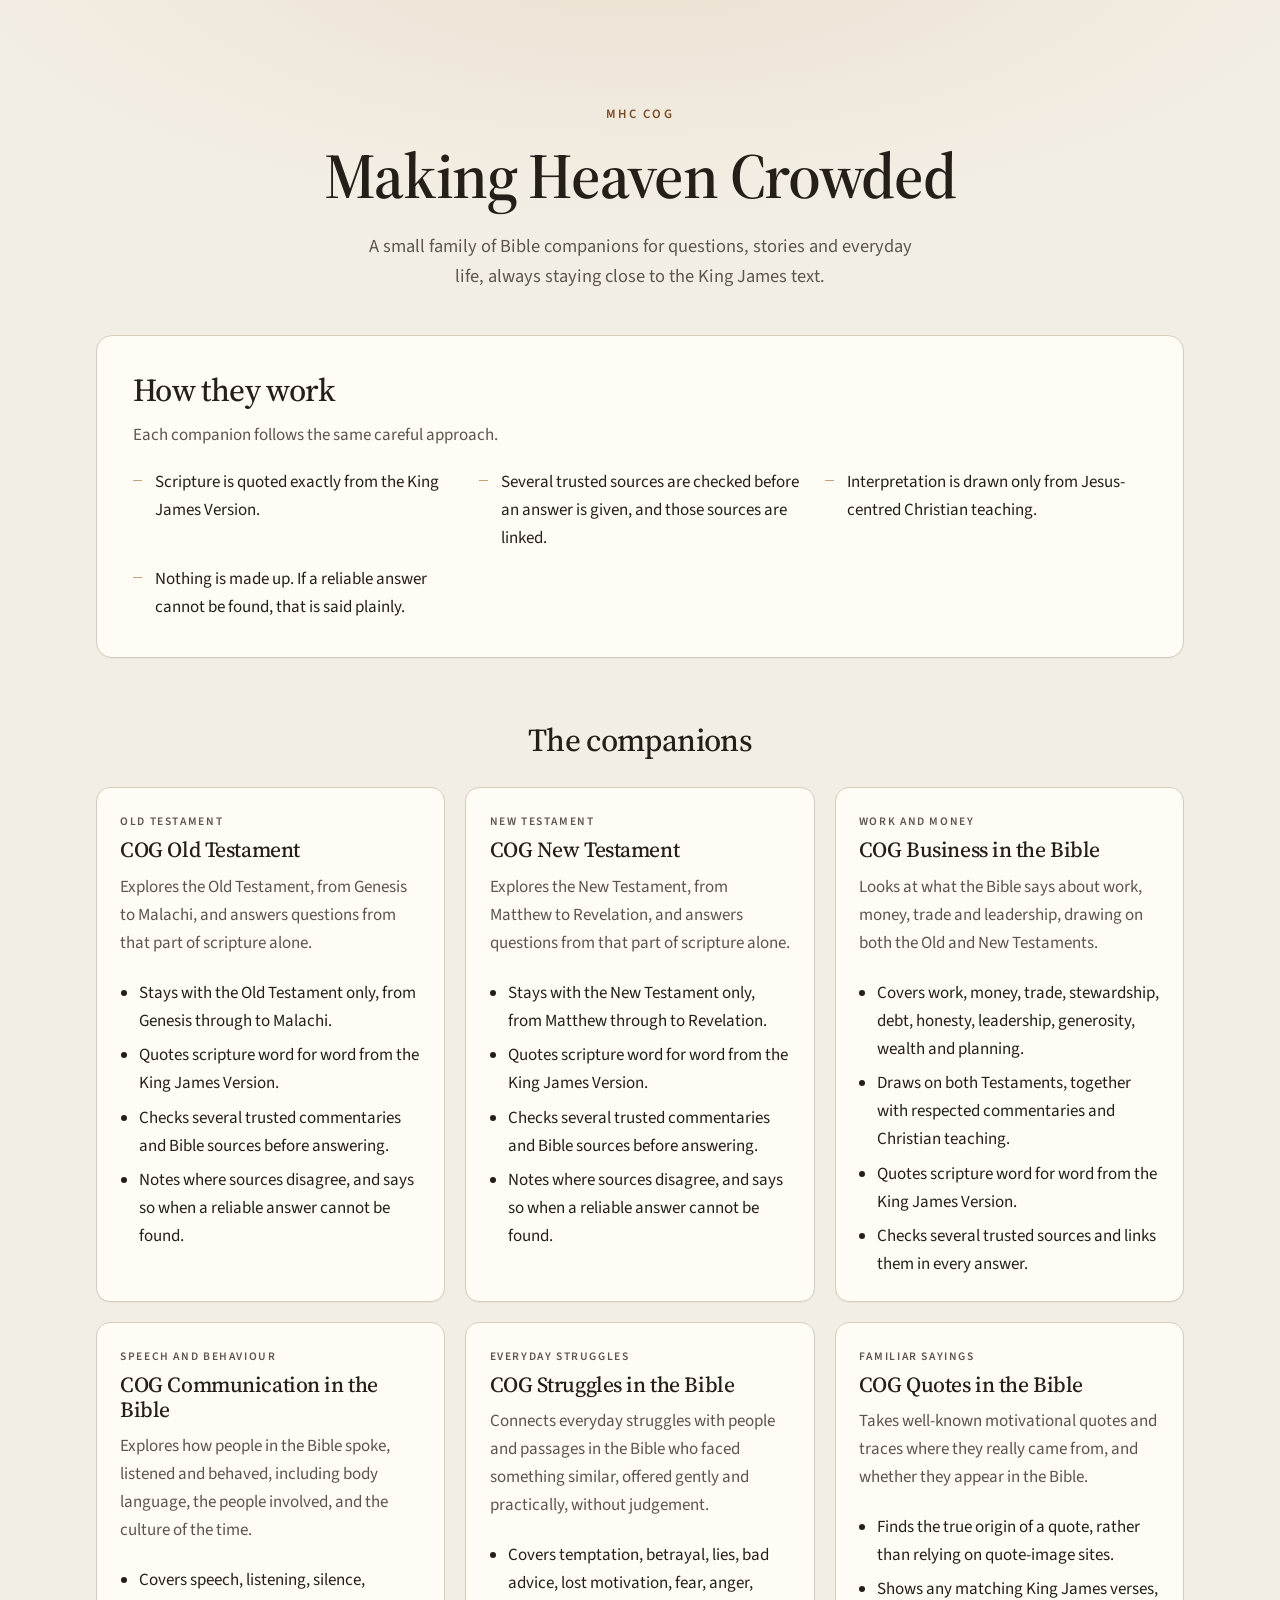
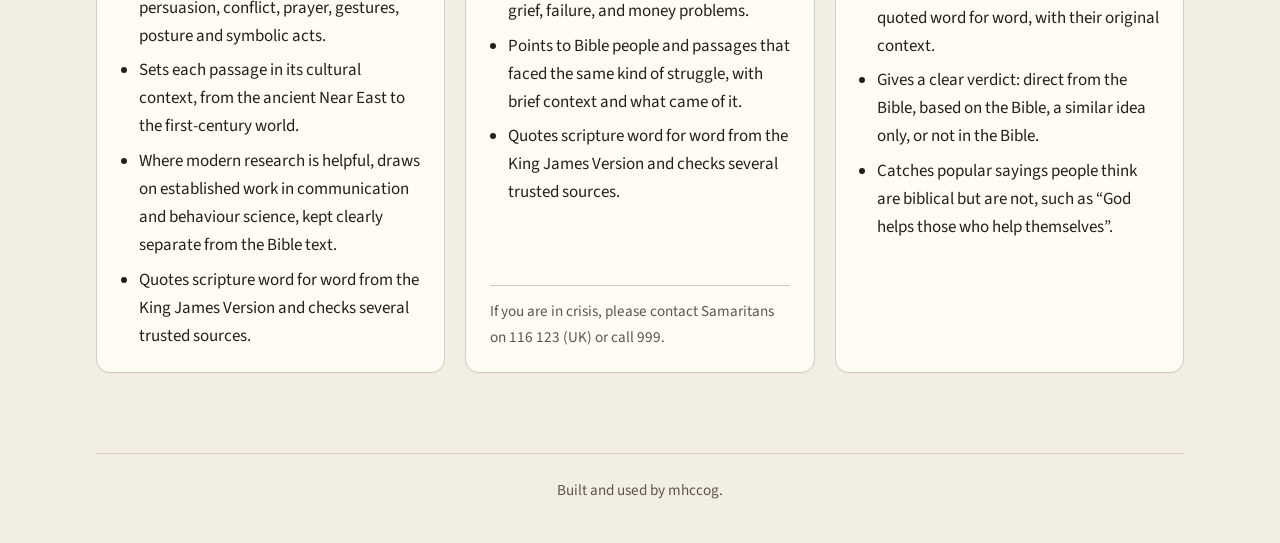
<file: index.html>
<!DOCTYPE html>
<html lang="en-GB">
<head>
  <meta charset="utf-8">
  <meta name="viewport" content="width=device-width, initial-scale=1">
  <title>MHC COG — Making Heaven Crowded</title>
  <meta name="description" content="MHC COG — Making Heaven Crowded. A public introduction to a family of Bible companions, rooted in the King James Version.">
  <meta name="theme-color" content="#f3eee4">
  <link rel="icon" href="favicon.svg" type="image/svg+xml">
  <link rel="preconnect" href="https://fonts.googleapis.com">
  <link rel="preconnect" href="https://fonts.gstatic.com" crossorigin>
  <link href="https://fonts.googleapis.com/css2?family=Source+Sans+3:ital,wght@0,400;0,500;0,600;1,400&family=Source+Serif+4:ital,opsz,wght@0,8..60,500;0,8..60,600;1,8..60,500&display=swap" rel="stylesheet">
  <link rel="stylesheet" href="style.css">
</head>
<body>
  <a class="skip-link" href="#main">Skip to content</a>

  <header class="hero">
    <p class="brand">MHC COG</p>
    <h1>Making Heaven Crowded</h1>
    <p class="lede">A small family of Bible companions for questions, stories and everyday life, always staying close to the King James text.</p>
  </header>

  <main id="main">
    <section class="how" aria-labelledby="how-heading">
      <h2 id="how-heading">How they work</h2>
      <p>Each companion follows the same careful approach.</p>
      <ul class="principles">
        <li>Scripture is quoted exactly from the King James Version.</li>
        <li>Several trusted sources are checked before an answer is given, and those sources are linked.</li>
        <li>Interpretation is drawn only from Jesus-centred Christian teaching.</li>
        <li>Nothing is made up. If a reliable answer cannot be found, that is said plainly.</li>
      </ul>
    </section>

    <section class="companions" aria-labelledby="companions-heading">
      <h2 id="companions-heading">The companions</h2>
      <div class="grid">
        <article class="card">
          <p class="card-label">Old Testament</p>
          <h3>COG Old Testament</h3>
          <p>Explores the Old Testament, from Genesis to Malachi, and answers questions from that part of scripture alone.</p>
          <ul>
            <li>Stays with the Old Testament only, from Genesis through to Malachi.</li>
            <li>Quotes scripture word for word from the King James Version.</li>
            <li>Checks several trusted commentaries and Bible sources before answering.</li>
            <li>Notes where sources disagree, and says so when a reliable answer cannot be found.</li>
          </ul>
        </article>

        <article class="card">
          <p class="card-label">New Testament</p>
          <h3>COG New Testament</h3>
          <p>Explores the New Testament, from Matthew to Revelation, and answers questions from that part of scripture alone.</p>
          <ul>
            <li>Stays with the New Testament only, from Matthew through to Revelation.</li>
            <li>Quotes scripture word for word from the King James Version.</li>
            <li>Checks several trusted commentaries and Bible sources before answering.</li>
            <li>Notes where sources disagree, and says so when a reliable answer cannot be found.</li>
          </ul>
        </article>

        <article class="card">
          <p class="card-label">Work and money</p>
          <h3>COG Business in the Bible</h3>
          <p>Looks at what the Bible says about work, money, trade and leadership, drawing on both the Old and New Testaments.</p>
          <ul>
            <li>Covers work, money, trade, stewardship, debt, honesty, leadership, generosity, wealth and planning.</li>
            <li>Draws on both Testaments, together with respected commentaries and Christian teaching.</li>
            <li>Quotes scripture word for word from the King James Version.</li>
            <li>Checks several trusted sources and links them in every answer.</li>
          </ul>
        </article>

        <article class="card">
          <p class="card-label">Speech and behaviour</p>
          <h3>COG Communication in the Bible</h3>
          <p>Explores how people in the Bible spoke, listened and behaved, including body language, the people involved, and the culture of the time.</p>
          <ul>
            <li>Covers speech, listening, silence, persuasion, conflict, prayer, gestures, posture and symbolic acts.</li>
            <li>Sets each passage in its cultural context, from the ancient Near East to the first-century world.</li>
            <li>Where modern research is helpful, draws on established work in communication and behaviour science, kept clearly separate from the Bible text.</li>
            <li>Quotes scripture word for word from the King James Version and checks several trusted sources.</li>
          </ul>
        </article>

        <article class="card">
          <p class="card-label">Everyday struggles</p>
          <h3>COG Struggles in the Bible</h3>
          <p>Connects everyday struggles with people and passages in the Bible who faced something similar, offered gently and practically, without judgement.</p>
          <ul>
            <li>Covers temptation, betrayal, lies, bad advice, lost motivation, fear, anger, grief, failure, and money problems.</li>
            <li>Points to Bible people and passages that faced the same kind of struggle, with brief context and what came of it.</li>
            <li>Quotes scripture word for word from the King James Version and checks several trusted sources.</li>
          </ul>
          <p class="note">If you are in crisis, please contact Samaritans on 116 123 (UK) or call 999.</p>
        </article>

        <article class="card">
          <p class="card-label">Familiar sayings</p>
          <h3>COG Quotes in the Bible</h3>
          <p>Takes well-known motivational quotes and traces where they really came from, and whether they appear in the Bible.</p>
          <ul>
            <li>Finds the true origin of a quote, rather than relying on quote-image sites.</li>
            <li>Shows any matching King James verses, quoted word for word, with their original context.</li>
            <li>Gives a clear verdict: direct from the Bible, based on the Bible, a similar idea only, or not in the Bible.</li>
            <li>Catches popular sayings people think are biblical but are not, such as “God helps those who help themselves”.</li>
          </ul>
        </article>
      </div>
    </section>
  </main>

  <footer>
    <p>Built and used by mhccog.</p>
  </footer>
</body>
</html>
</file>
<file: style.css>
/* MHC COG — Making Heaven Crowded */

:root {
  --bg: #f3eee4;
  --bg-deep: #e8e0d2;
  --paper: #fffcf6;
  --ink: #241f19;
  --ink-soft: #5c554c;
  --line: #d6ccbc;
  --accent: #7a4a24;
  --accent-soft: #c4a07a;
  --focus: #7a4a24;
  --radius: 14px;
  --measure: 40rem;
  --space: clamp(1.25rem, 4vw, 2.5rem);
}

*,
*::before,
*::after {
  box-sizing: border-box;
}

html {
  scroll-behavior: smooth;
}

body {
  margin: 0;
  font-family: "Source Sans 3", system-ui, -apple-system, "Segoe UI", sans-serif;
  font-size: 1.0625rem;
  line-height: 1.65;
  color: var(--ink);
  background:
    radial-gradient(1200px 500px at 50% -80px, rgba(196, 160, 122, 0.18), transparent 60%),
    var(--bg);
  min-height: 100vh;
}

h1,
h2,
h3 {
  font-family: "Source Serif 4", "Iowan Old Style", Georgia, serif;
  font-weight: 500;
  letter-spacing: -0.02em;
  line-height: 1.15;
  color: var(--ink);
  margin: 0 0 0.75rem;
}

h1 {
  font-size: clamp(2.35rem, 6vw, 4rem);
  font-weight: 600;
}

h2 {
  font-size: clamp(1.6rem, 3vw, 2rem);
}

h3 {
  font-size: 1.35rem;
  margin-bottom: 0.6rem;
}

p {
  margin: 0 0 1rem;
}

p:last-child {
  margin-bottom: 0;
}

ul {
  margin: 0;
  padding-left: 1.15rem;
}

li + li {
  margin-top: 0.4rem;
}

a {
  color: var(--accent);
}

a:hover {
  text-decoration-thickness: 2px;
}

:focus-visible {
  outline: 3px solid var(--focus);
  outline-offset: 3px;
}

.skip-link {
  position: absolute;
  left: 1rem;
  top: -100px;
  z-index: 10;
  background: var(--ink);
  color: var(--paper);
  padding: 0.5rem 0.85rem;
  border-radius: 6px;
  text-decoration: none;
}

.skip-link:focus {
  top: 1rem;
}

.hero,
main,
footer {
  width: min(68rem, calc(100% - 2 * var(--space)));
  margin-inline: auto;
}

.hero {
  padding: clamp(3.5rem, 10vw, 6.5rem) 0 2.75rem;
  text-align: center;
  max-width: 46rem;
}

.brand {
  margin: 0 0 0.85rem;
  font-size: 0.8rem;
  font-weight: 600;
  letter-spacing: 0.18em;
  text-transform: uppercase;
  color: var(--accent);
}

.lede {
  margin: 1.15rem auto 0;
  max-width: 34rem;
  font-size: 1.15rem;
  color: var(--ink-soft);
}

.how {
  background: var(--paper);
  border: 1px solid var(--line);
  border-radius: calc(var(--radius) + 2px);
  padding: clamp(1.5rem, 3vw, 2.25rem) clamp(1.35rem, 3vw, 2.25rem);
  margin-bottom: clamp(2.5rem, 6vw, 4rem);
  box-shadow: 0 1px 0 rgba(36, 31, 25, 0.04);
}

.how p {
  color: var(--ink-soft);
  max-width: var(--measure);
}

.principles {
  list-style: none;
  padding: 0;
  margin: 1.15rem 0 0;
  display: grid;
  grid-template-columns: repeat(auto-fit, minmax(min(100%, 16rem), 1fr));
  gap: 0.85rem 1.5rem;
}

.principles li {
  margin: 0;
  padding-left: 1.35rem;
  position: relative;
}

.principles li::before {
  content: "";
  position: absolute;
  left: 0;
  top: 0.7em;
  width: 0.55rem;
  height: 1px;
  background: var(--accent-soft);
}

.companions {
  padding-bottom: clamp(3rem, 8vw, 5rem);
}

.companions h2 {
  text-align: center;
  margin-bottom: 1.75rem;
}

.grid {
  display: grid;
  grid-template-columns: repeat(auto-fit, minmax(min(100%, 20.5rem), 1fr));
  gap: 1.25rem;
}

.card {
  background: var(--paper);
  border: 1px solid var(--line);
  border-radius: var(--radius);
  padding: 1.5rem 1.45rem 1.4rem;
  display: flex;
  flex-direction: column;
  box-shadow: 0 1px 0 rgba(36, 31, 25, 0.04);
}

.card-label {
  margin: 0 0 0.45rem;
  font-size: 0.72rem;
  font-weight: 600;
  letter-spacing: 0.14em;
  text-transform: uppercase;
  color: var(--accent);
}

.card > p {
  color: var(--ink-soft);
}

.card ul {
  margin-top: 0.35rem;
  color: var(--ink);
  flex: 1;
}

.note {
  margin-top: 1rem;
  padding-top: 0.85rem;
  border-top: 1px solid var(--line);
  font-size: 0.95rem;
  color: var(--ink-soft);
}

footer {
  border-top: 1px solid var(--line);
  padding: 1.5rem 0 2.5rem;
  text-align: center;
  color: var(--ink-soft);
  font-size: 0.95rem;
}

footer p {
  margin: 0;
}

@media (max-width: 40rem) {
  body {
    font-size: 1rem;
  }

  .principles {
    grid-template-columns: 1fr;
  }
}

@media (prefers-reduced-motion: reduce) {
  html {
    scroll-behavior: auto;
  }
}

@media (prefers-contrast: more) {
  :root {
    --line: #8a8173;
    --ink-soft: #3d3832;
  }

  .card,
  .how {
    border-width: 2px;
  }
}
</file>
